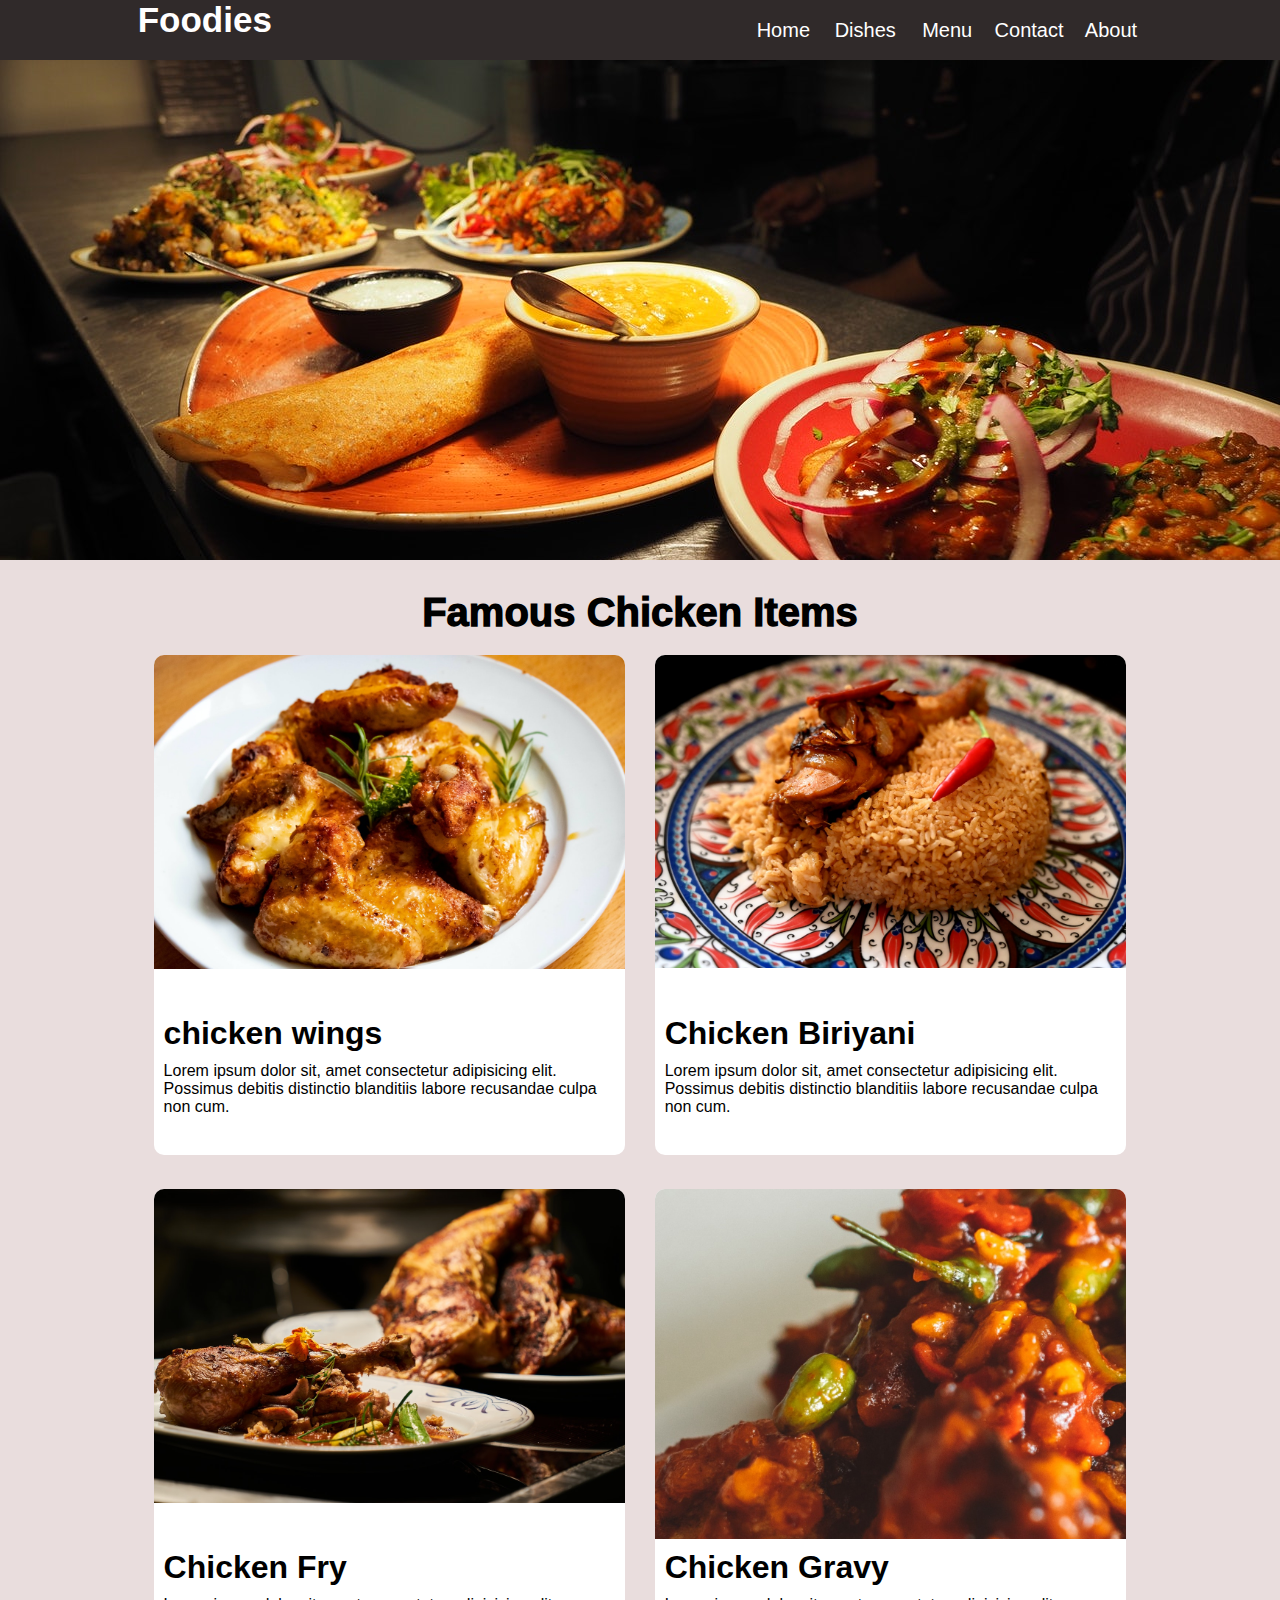
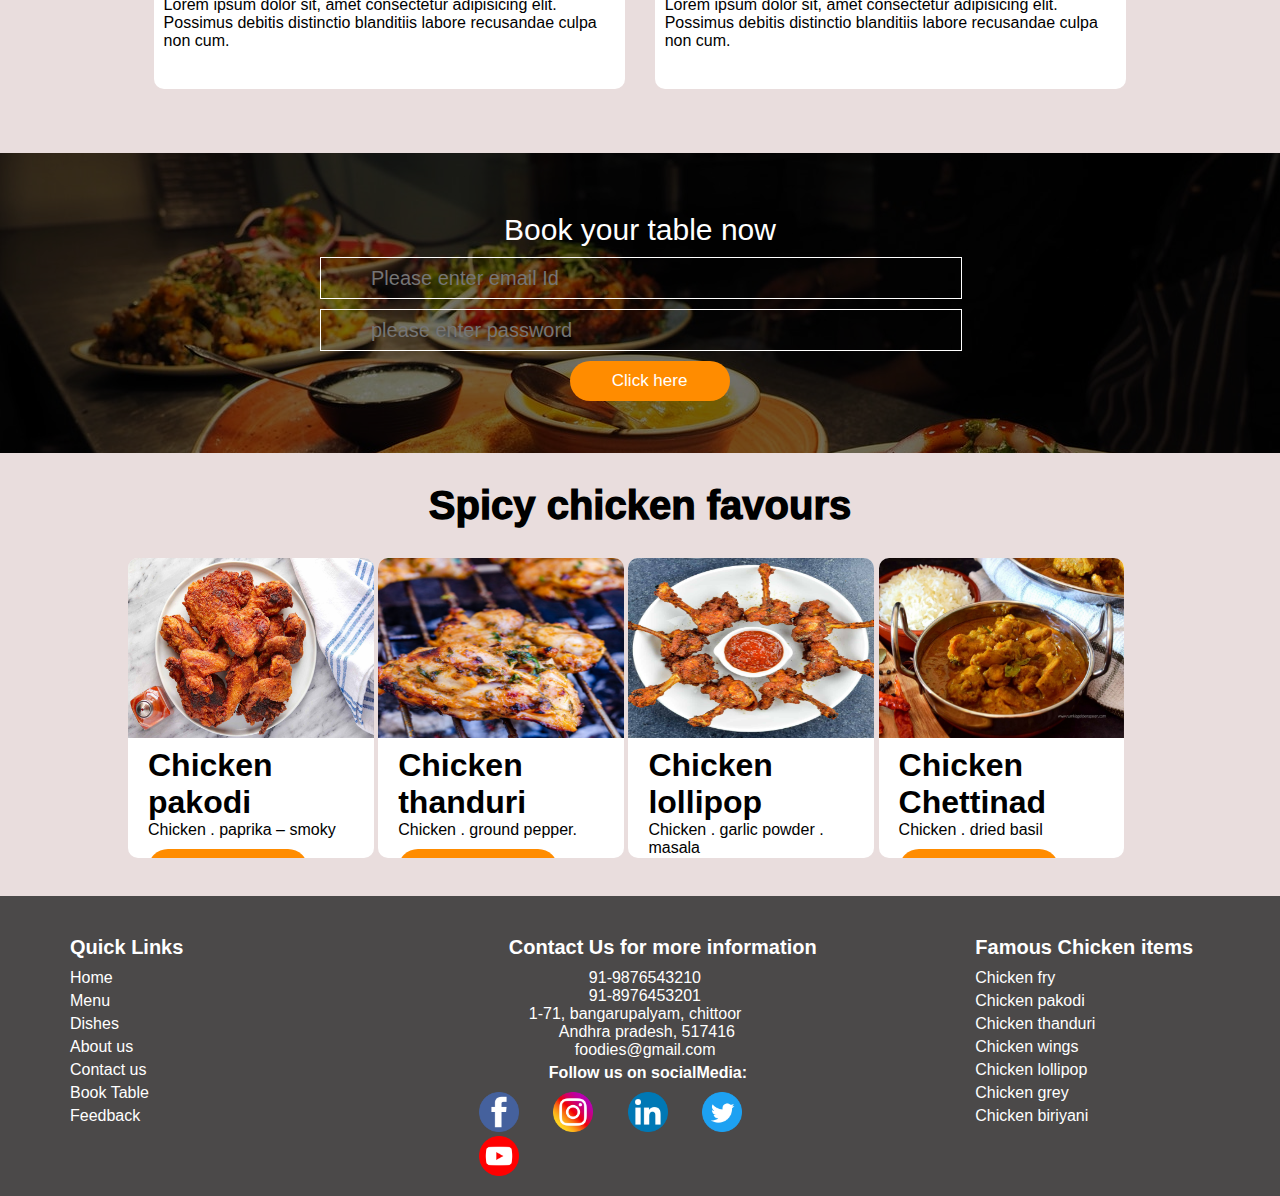
<file: Restaurant/index.html>
<!DOCTYPE html>
<html lang="en">
<head>
    <title>Document</title>
    <link rel="stylesheet" href="./style.css">
    <meta name="viewport" content="width=device-width, initial-scale=1.0">
</head>
<body>
    <!-- header section -->
    <header class="header_section">
        <div class="head_container">
            <div class="logo">
                <a href="./index.html">Foodies</a>
            </div>
            <nav class="navbar">
                <ul class="navigation">
                    <li class="nav_link"><a href="#">Home</a></li>
                    <li class="nav_link"><a href="#">Dishes</a></li>
                    <li class="nav_link"><a href="#">Menu</a></li>
                    <li class="nav_link"><a href="#">Contact</a></li>
                    <li class="nav_link"><a href="#">About</a></li>
                </ul>
            </nav>
        </div>
    </header>

    <!-- banner -->
    <section class="banner">
        <img src="./assets/banner.jpg" class="image">
    </section>

    <!-- Indian-food -->
    <section class="Indian_food">
        <div class="title_items">Famous Chicken Items</div>
            <div class="items_container">
                <div class="item_details">
                    <div class="item_one">
                        <img class="item_img" src="./assets/chicken_wings.jpg" alt="">
                    </div>
                    <div class="about_item">
                        <h1 class="item_title">chicken wings</h1>
                        <p class="item_desc">Lorem ipsum dolor sit, amet consectetur adipisicing elit. 
                            Possimus debitis distinctio blanditiis labore recusandae culpa non cum. </p>
                    </div>
                </div>

                <div class="item_details">
                    <div class="item_one">
                        <img class="item_img" src="./assets/biriyani.jpg" alt="">
                    </div>
                    <div class="about_item">
                        <h1 class="item_title">Chicken Biriyani</h1>
                        <p class="item_desc">Lorem ipsum dolor sit, amet consectetur adipisicing elit.
                             Possimus debitis distinctio blanditiis labore recusandae culpa non cum. </p>
                    </div>
                </div>

                <div class="item_details">
                    <div class="item_one">
                        <img class="item_img" src="./assets/fry.jpg" alt="">
                    </div>
                    <div class="about_item">
                        <h1 class="item_title">Chicken Fry</h1>
                        <p class="item_desc">Lorem ipsum dolor sit, amet consectetur adipisicing elit.
                             Possimus debitis distinctio blanditiis labore recusandae culpa non cum. </p>
                    </div>
                </div>

                <div class="item_details">
                    <div class="item_one">
                        <img class="item_img" src="./assets/gravy.jpg" alt="">
                    </div>
                    <div class="about_item">
                        <h1 class="item_title"> Chicken Gravy</h1>
                        <p class="item_desc">Lorem ipsum dolor sit, amet consectetur adipisicing elit. 
                            Possimus debitis distinctio blanditiis labore recusandae culpa non cum. </p>
                    </div>
                </div>

            </div>
        </div>
    </section>

    <section class="table_booking">
        <div class="table_style">
            <div class="table_forms">
                <div class="table_title">Book your table now</div>
            <form action="">
                <input class="email" type="text" placeholder="Please enter email Id" required>
                <input class="number" type="password" placeholder="please enter password" required> 
                <button class="table_button">Click here</button>
            </form>
            </div>
        </div>
    </section>
<!-- menu section -->
    <section class="menu">
        <div class="menu_title">
            Spicy chicken favours
        </div>
        <div class="menu_container">
            <div class="menu_item">
                <div class="menu_contant">
                    <img class="menu_img" src="./assets/chicken1.jpg" alt="">
                </div>
                <div class="about_menu">
                    <h1 class="menu_name">Chicken pakodi</h1>
                    <p class="menu_ingridents"> Chicken . paprika – smoky</p>
                    <button class="menu_button">Order Now!</button>
                </div>
            </div>
            <div class="menu_item">
                <div class="menu_contant">
                    <img class="menu_img" src="./assets/fried_grill.jpg" alt="">
                </div>
                <div class="about_menu">
                    <h1 class="menu_name">Chicken thanduri</h1>
                    <p class="menu_ingridents"> Chicken . ground pepper.</p>
                    <button class="menu_button">Order Now!</button>
                </div>
            </div>


            <div class="menu_item">
                <div class="menu_contant">
                    <img class="menu_img" src="./assets/chicken2.jpg" alt="">
                    
                </div>
                <div class="about_menu">
                    <h1 class="menu_name">Chicken lollipop</h1>
                    <p class="menu_ingridents"> Chicken . garlic powder . masala</p>
                    <button class="menu_button">Order Now!</button>
                </div>
            </div>

            <div class="menu_item">
                <div class="menu_contant">
                    <img class="menu_img" src="./assets/Chettinad Chicken.JPG" alt="">
                </div>
                <div class="about_menu">
                    <h1 class="menu_name">Chicken Chettinad</h1>
                    <p class="menu_ingridents"> Chicken . dried basil </p>
                    <button class="menu_button">Order Now!</button>
                </div>
            </div>
        </div>
    </section>
<!-- direction section -->
    <!-- <section class="routMap">
        <h1 class="routHeading">Direction for Foodies Restaurant</h1>
        <iframe src="https://www.google.com/maps/embed?pb=!1m14!1m8!1m3!1d15511.17433790374!2d79.437469!3d13.6094154!3m2!1i1024!2i768!4f13.1!3m3!1m2!1s0x0%3A0x16b9743dca09848c!2sTabun%20An%20Arabic%20Restaurant!5e0!3m2!1sen!2sin!4v1642933315219!5m2!1sen!2sin" width="100%" height="450" style="border:0; " class="iframe"></iframe>
    </section> -->
<!-- footer section -->
    <footer class="footer">
        <div class="footer_partOne">
            <ul class="list_links">
                <li class="list_header">Quick Links</li>
                <li class="list_item">Home</li>
                <li class="list_item">Menu</li>
                <li class="list_item">Dishes</li>
                <li class="list_item">About us</li>
                <li class="list_item">Contact us</li>
                <li class="list_item">Book Table</li>
                <li class="list_item">Feedback</li>
            </ul>
        </div>
        <div class="footer_partTwo">
            <div class="Contact_information">
                <ul class="list_links">
                    <li class="list_contactheader">Contact Us for more information</li>
                    <li class="list_contactNumber">91-9876543210</li>
                    <li class="list_contactNumber">91-8976453201</li>
                    <li class="list_contactAddress">1-71, bangarupalyam, chittoor</li>
                    <li class="list_contactAddresstwo">Andhra pradesh, 517416</li>
                    <li class="list_contactEmail">foodies@gmail.com</li>
                    <li class="list_iconHeadings">Follow us on socialMedia: </li>
                </ul>
            </div>
            <div class="socialmedia_icons">
                <ul class="icons_list">
                    <li class="social_icons"><img class="social_img" src="./assets/facebook (2).png" alt=""></li>
                    <li class="social_icons"><img class="social_img" src="./assets/instagram.png" alt=""></li>
                    <li class="social_icons"><img class="social_img" src="./assets/linkedIn.png" alt=""></li>
                    <li class="social_icons"><img class="social_img" src="./assets/twitter.png" alt=""></li>
                    <li class="social_icons"><img class="social_img" src="./assets/youtube.png" alt=""></li>
                    
                </ul>
                
            </div>
        </div>
        <div class="footer_partThree">
            <ul class="list_links">
                <li class="list_header">Famous Chicken items</li>
                <li class="list_item">Chicken fry</li>
                <li class="list_item">Chicken pakodi</li>
                <li class="list_item">Chicken thanduri</li>
                <li class="list_item">Chicken wings</li>
                <li class="list_item">Chicken lollipop</li>
                <li class="list_item">Chicken grey</li>
                <li class="list_item">Chicken biriyani</li>
            </ul>
        </div>
    </footer>
</body>
</html>
</file>
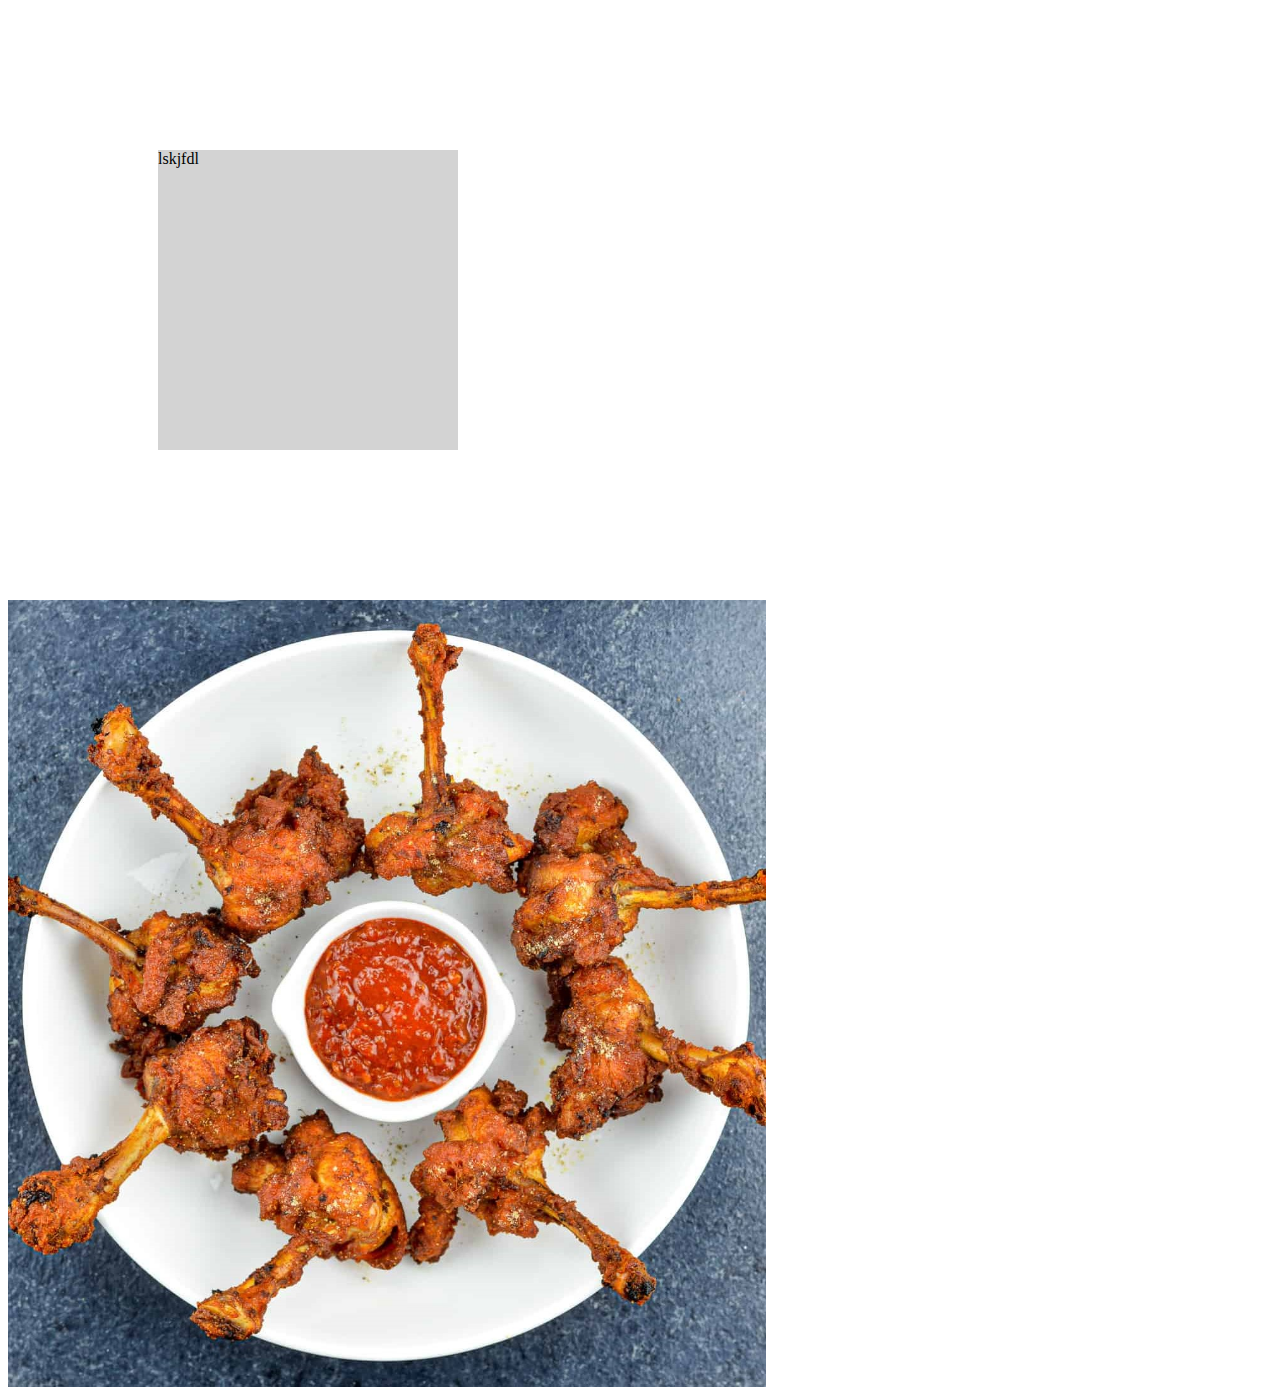
<file: Restaurant/fliters_transforms.html>
<!DOCTYPE html>
<html lang="en">
<head>
    <meta charset="UTF-8">
    <meta http-equiv="X-UA-Compatible" content="IE=edge">
    <meta name="viewport" content="width=device-width, initial-scale=1.0">
    <title>Document</title>
    <style>
        .parent{
            height: 300px;
            width: 300px;
            background-color: lightgray;
            transition: 1s;
            margin: 150px;
        }
        .parent:hover{
            background-color: lightgreen;
            /* transform: scale(1.5); */
            /* transform: rotateZ(180deg) rotateX(180deg); default x */
            /* transform: translate(20px) translateY(40px); default x */
            /* transform: skewY(30deg) default x; */
        }
        img{ 
            margin: 0;
            padding: 0;
            width: 60%;
            transition: 1s;
        }
        img:hover{
            /* filter: grayscale(45%); */
            /* filter: brightness(115%); */
            /* filter:contrast(155%); */
            /* filter: sepia(120%); */
            /* filter: invert(50%); */
        }
    </style>
</head>
<body>
    <div class="parent">
        lskjfdl
    </div>
    <div class="parent1">
        <img src="./assets/chicken2.jpg" alt="">
    </div>
</body>
</html>
</file>
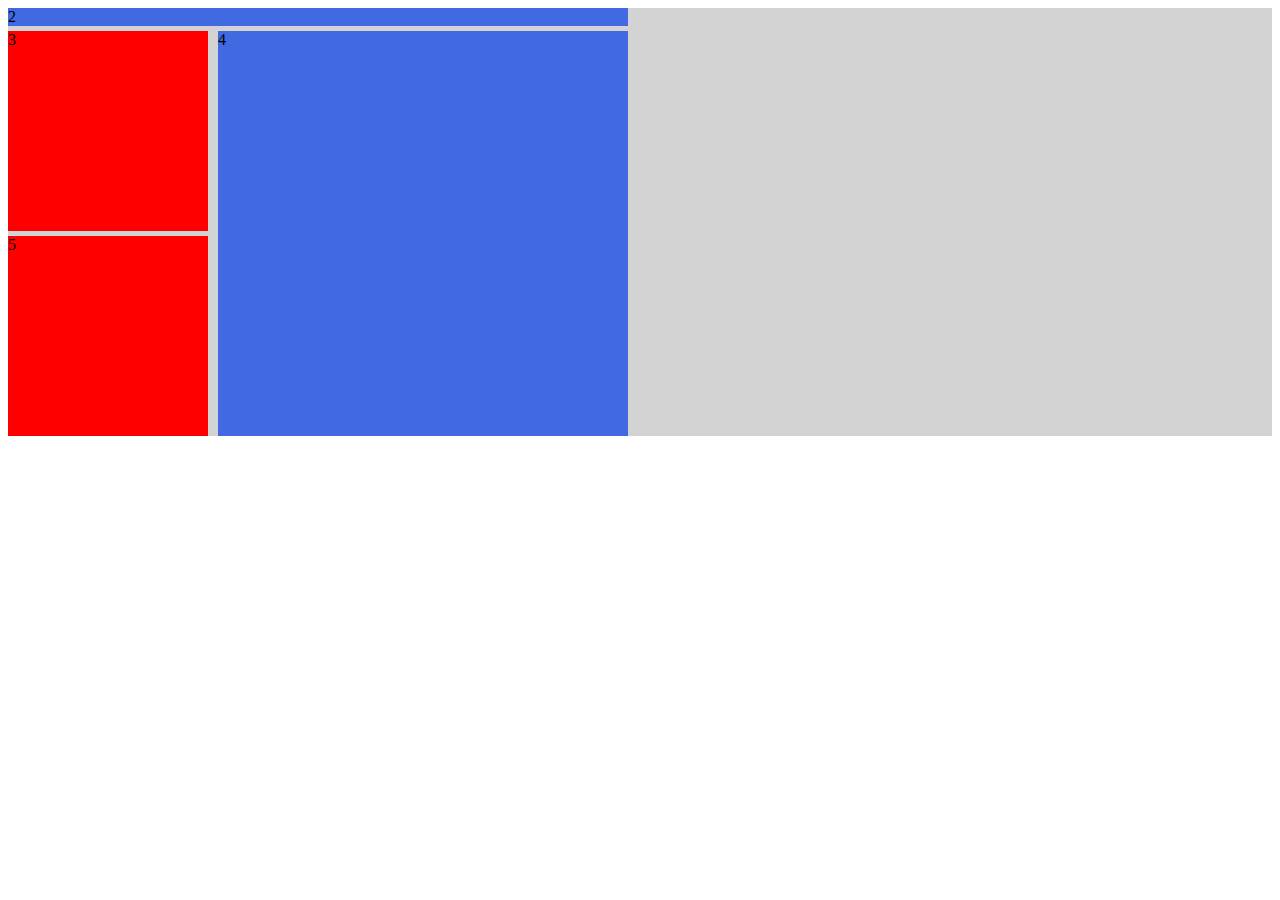
<file: Restaurant/grid.html>
<!DOCTYPE html>
<html lang="en">
<head>
    <meta charset="UTF-8">
    <meta http-equiv="X-UA-Compatible" content="IE=edge">
    <meta name="viewport" content="width=device-width, initial-scale=1.0">
    <title>Gridsection</title>
    <style>
        .parent{
            height:auto;
            width: 100%;

            display: grid;

            grid-template-rows: auto 200px 200px;
            grid-template-columns:200px 200px 200px;
            column-gap: 10px;
            row-gap: 5px;
            background-color:lightgray
        }
        .chid1 , .chid{
            background-color: red;
            
        }
        .chid{

            background-color: royalblue;
        }
        .child{
            grid-column-start: 1;
            grid-column-end: 4;
        }
        .child1{
            grid-column-start: 2;
            grid-column-end: 4;
            grid-row-start: 2;
            grid-row-end: 4;
        }
    </style>
</head>
<body>
    <div class="parent">
        <!-- <div class="chid1">1</div> -->
        <div class="chid child">2</div>
        <div class="chid1">3</div>
        <div class="chid child1">4</div>
        <div class="chid1">5</div>
        
        <!-- <div class="chid1">6</div> -->
    </div>
</body>
</html>
</file>
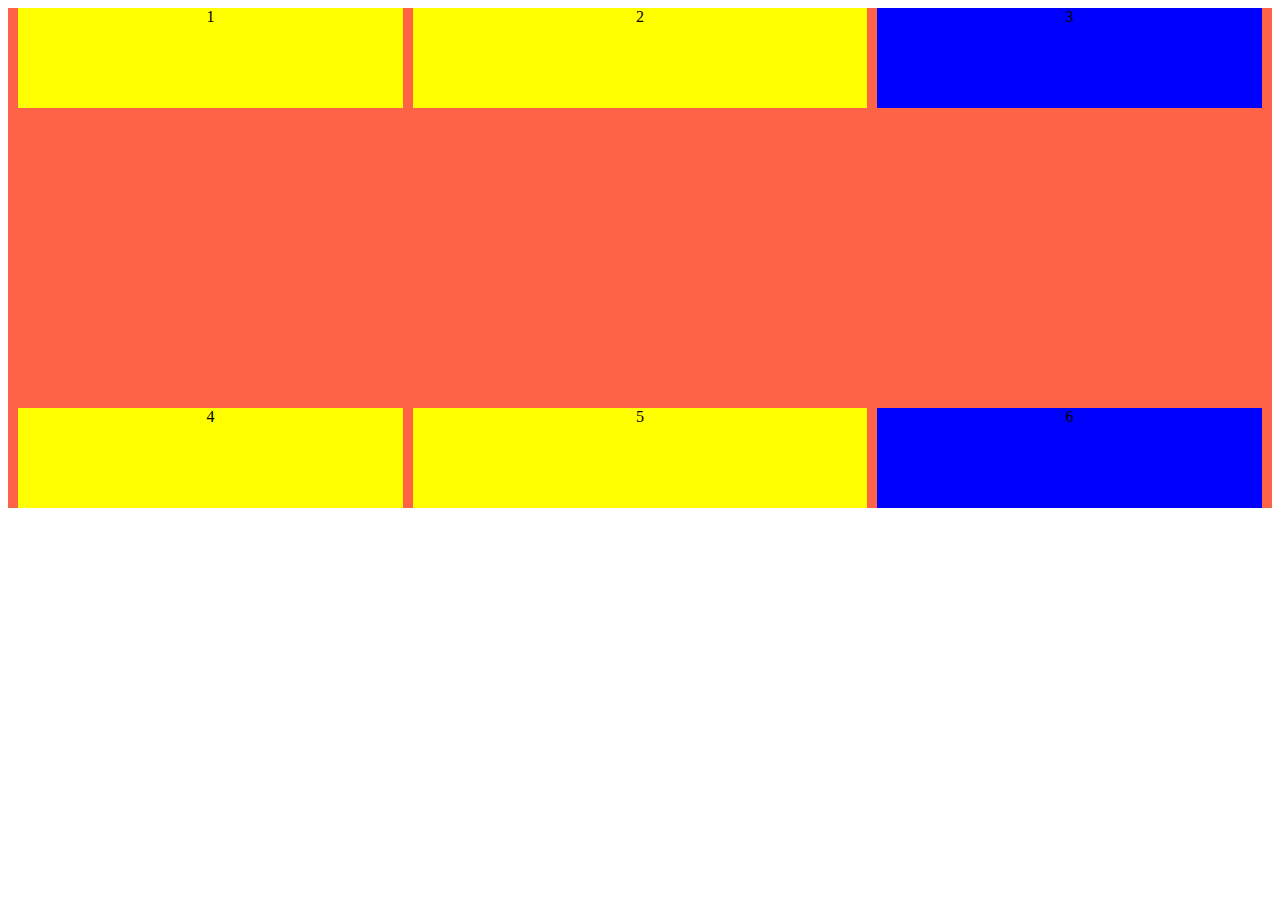
<file: Restaurant/index1.html>
<!DOCTYPE html>
<html lang="en">
<head>
    <meta charset="UTF-8">
    <meta http-equiv="X-UA-Compatible" content="IE=edge">
    <meta name="viewport" content="width=device-width, initial-scale=1.0">
    <link rel="stylesheet" href="./style1.css">
    <title>Document</title>
</head>
<body>
    
    <div class="parent">
        <div class="child">1</div>
        <div class="child">2</div>
        <div class="child">3</div>
        <div class="child">4</div>
        <div class="child">5</div>
        <div class="child">6</div>
    </div>
</body>
</html>
</file>
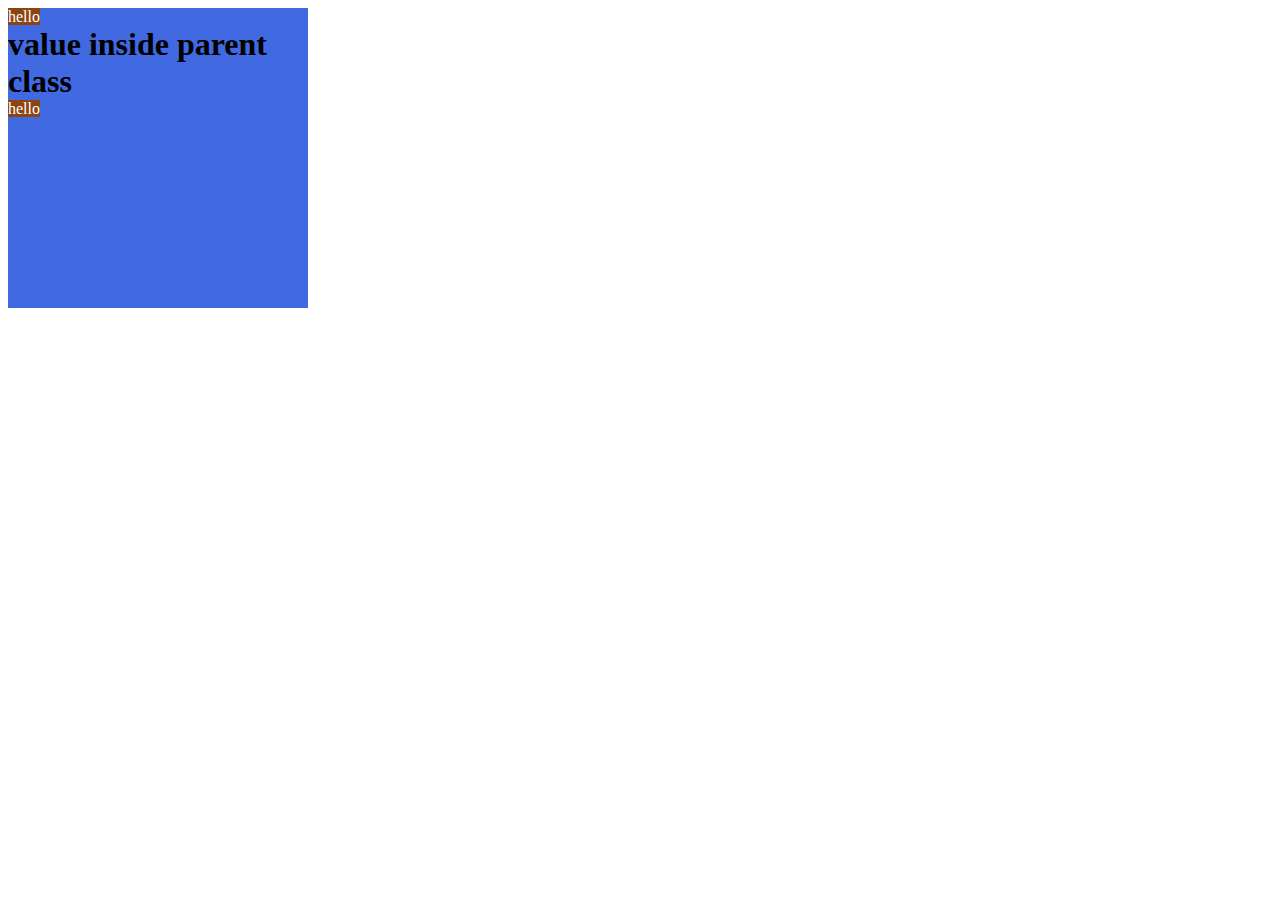
<file: Restaurant/pseudoElements.html>
<!DOCTYPE html>
<html lang="en">
<head>
    <meta charset="UTF-8">
    <meta http-equiv="X-UA-Compatible" content="IE=edge">
    <meta name="viewport" content="width=device-width, initial-scale=1.0">
    <title>Document</title>
    <style>
        .parent{
            background-color: royalblue;
            height: 300px;
            width: 300px;
        }
        .parent::before{
            content: "hello";
            background-color: saddlebrown;
            /* margin-top: 100px; */
            height: 50px;
            width: 100%;
            color: white;
        }
        h1{
            margin: 0;
        }
        .parent::after{
            content: "hello";
            background-color: saddlebrown;
            margin-top: 100px;
            height: 50px;
            width: 100%;
            color: white;
        }
    </style>
</head>
<body>
    <div class="parent">
        <h1>value inside parent class</h1>
    </div>
</body>
</html>
</file>
<file: Restaurant/style.css>
*{
    margin: 0;
    padding: 0;
    font-family: 'Segoe UI', Tahoma, Geneva, Verdana, sans-serif;
}
.header_section{
    height: auto;
    width:100%;
    background-color: rgb(48, 42, 42);
    display: inline-block;
}
.head_container{
    height: 60px;
    width: 80%;
    display: inline-block;
    margin-left: 10%;
    font-size: 0px;
}
.logo a{
    text-decoration: none;
    color: white;
    font-weight: 700;
}
.logo{
    color: white;
    height: 60px;
    width:15%;
    font-size: 35px;
    text-align: center;
    font-weight: 200;
    display:inline-block;
    vertical-align: top;
    font-family: 'Segoe UI', Tahoma, Geneva, Verdana, sans-serif
}
.navbar{
    height: 60px;
    width: 40%;
    display: inline-block;
    font-size: 20px;
    list-style: none;
    margin-left: 45%;
}
.navigation{
    list-style: none;
    font-size: 0;
    
}
.navigation a{
    text-decoration: none;
    color: white;
}
.nav_link{
    height: 60px;
    width: 20%;
    display: inline-block;
    font-size: 20px;
    color: white;
    font-weight: 400;
    line-height: 3;
    text-align: center;
    font-family: 'Segoe UI', Tahoma, Geneva, Verdana, sans-serif;
}
.banner{
    height:500px;
    width:100%;
    overflow: hidden;
}

.image{
    width: 100%;
}

/* styling for css */
.Indian_food , .menu{
    padding-top:30px;
    padding-bottom: 30px;
    background-color: rgb(233 221 221);
}
.title_items, .menu_title{
    text-align: center;
    font-size: 40px;
    font-weight: 1000;
}
.items_container{
    width: 80%;
    margin-top : 20px;
    margin-left: 10%;
}
.item_details{
    height:500px;
    width: 46%;
    background-color:white;
    display: inline-block;
    border-radius: 10px;
    overflow: hidden;
    margin-left: 2.5%;
    margin-bottom: 30px;
}
.item_one{
    height: 350px;
    width: 100%;
    overflow: hidden;
}
.item_img{
    width: 100%;
}
.about_item {
    padding: 10px;
    font-family: 'Segoe UI', Tahoma, Geneva, Verdana, sans-serif;
}
.item_desc{
    margin-top: 10px;
}

/* styling for table booking */
.table_booking{
    height: 300px;
    width: 100%;
    background-image: url(./assets/banner.jpg);
    background-size: cover;
    
}
.table_style{
    height: 300px;
    width: 100%;
    background-color: rgba(0, 0, 0, .55);

}
.table_forms{
    height:200px;
    width: 50%;
    /* background-color: white; */
    display: inline-block;
    margin-top: 60px;
    margin-left: 25%;
}
.table_title{
    font-size: 30px;
    text-align: center;
    color: white;
    margin-bottom: 10px;
    font-family: 'Segoe UI', Tahoma, Geneva, Verdana, sans-serif;
}
.email , .number{
    height: 40px;
    width: 100%;
    outline: none;
    border: 1px solid white;
    background-color: transparent;
    color: white;
    text-indent: 50px;
    font-size: 20px;
    font-family: 'Segoe UI', Tahoma, Geneva, Verdana, sans-serif;
}
.number{
    margin-top: 10px;
}
.table_button , .menu_button{
    color:white;
    font-size: 17px;
    font-family: 'Segoe UI', Tahoma, Geneva, Verdana, sans-serif;
    height: 40px;
    width: 160px;
    margin-top: 10px;
    margin-left: 39%;
    background-color: #FF8C00;
    border: none;
    border-radius: 50px;
    cursor: pointer;
}

/* styling for menu section */

.menu_container{
    width: 80%;
    margin-left: 10%;
    margin-top: 30px;
    /* background-color: red; */
    display: inline-block;
    font-family: 'Segoe UI', Tahoma, Geneva, Verdana, sans-serif;
    overflow: hidden;
}
.menu_item{
    width: 24%;
    height: 300px;
    background-color:white;
    display: inline-block;
    border-radius: 10px;
    overflow: hidden;

}
.menu_contant{
    width: 100%;
    overflow: hidden;
}
.menu_img{
    width: 100%;
    height: 180px;
}
.about_menu{
    padding-top: 0;
    margin-left: 20px;
}
.menu_name{
    margin-top:5px;
}
.menu_button{
    margin-left: 0;
}

/* styling for direction section */
.routMap{
    background-color: rgb(206, 200, 200);
}
.routHeading{
    text-align: center;
    padding-top: 20px;
    padding-bottom: 20px;
}
iframe{
    margin-left: 140px;
    width: 78%;
    height: 300px;
    margin-bottom: 20px;
}


/* styling for footer section */
.footer{
    height: 300px;
    width: 100%;
    background-color: rgb(75, 73, 73);
    display: inline-block;
    color:white;
}
.footer_partOne , .footer_partTwo , .footer_partThree{
    height:260px;
    width: 23%;
    margin-left: 50px;
    margin-top: 20px;
    display: inline-block;
    vertical-align: top;
}
.footer_partTwo{
    width: 40%;
    margin-left:40px;
}
.footer_partThree{
    margin-left: 50px;

}
.list_links{
    list-style: none;
    margin-left: 20px;
    margin-top: 20px;
    font-family: 'Segoe UI', Tahoma, Geneva, Verdana, sans-serif;
    cursor: pointer;
    
}
.list_header , .list_contactheader{
    margin-bottom: 10px;
    font-weight: bolder;
    font-size: 20px;
}
.list_item{
    margin-bottom: 5px;
}
.Contact_information{
    width: 80%;
    margin-top: 20px;
    margin-left: 50px;

}
.socialmedia_icons{
    height: 60px;
    width: 70%;
    margin-top: 10px;
    margin-left: 60px ;
}
.icons_list{
    list-style: none;
    
}
.social_icons{
    display: inline-block;
    margin-left: 30px;
    cursor: pointer;
}
.social_img{
    height: 40px;
    width: 40px;
}
.list_contactheader{
    margin-left: 50px;
}
.list_contact{
    font-family: 'Segoe UI', Tahoma, Geneva, Verdana, sans-serif;
    margin-left: 100px;
    margin-bottom: 5px;
}
.list_contactNumber{
    margin-left: 130px;
}
.list_contactAddress{
    margin-left: 70px;
}
.list_contactAddresstwo{
    margin-left: 100px;
}
.list_contactEmail{
    margin-left: 116px;
}
.list_iconHeadings{
    margin-top: 5px;
    margin-left: 90px;
    font-weight: bolder;
}

@media (min-width:320px) and (max-width:500px) {
    /* .head_container{
        height: auto;
    } */
    .logo{
        width: 100%;
    }
    .navbar{
        width: 100%;
        margin-left: 0px;
    }
    .nav_link{
        line-height: 0;
        font-size: 15px;
        text-align: center;
    }
    .banner{
        height: 180px;
    }
    .title_items{
        width:100%;
        font-size: 20px;
        padding-top: 10px;
    }
    .Indian_food{
        padding-top: 0px;
    }
    .item_details{
        width: 100%;
        height: auto;
        overflow: hidden;
    }
    .item_img{
        height:350px;
    }
    .table_style{
        width: 100%;
    }
    .table_title{
        font-size: 15px;
    }
    .table_button{
        margin-left: 20%;
        width: 70%;
        height:30px;
        font-size: 14px;
    }
    .email , .number{
        margin-left: 5%;
        width: 100%;
        text-indent: 14px;
        font-size: 14px;
    }
    .menu_title{
        font-size: 25px;
    }
    .menu_item{
        width: 100%;
    }
    .footer{
        height: auto;
        display: block;
        margin-left: 0px;
    }
    .footer_partOne, .footer_partTwo,.footer_partThree{
        /* display: block; */
        height: auto;
        margin: 0px 0px 0px 0px;
        font-size:14px
    }
    .Contact_information{
        margin-left: 0px;
    }
    .list_contactheader, .list_contactAddresstwo{
        margin-left: 0px;
    }
    .list_contactNumber, .list_contactAddress{
        margin-left: 0px;
    }
    .list_contactEmail{
        margin-left: 0px;
    }
    .socialmedia_icons{
        /* display: block; */
    }
    .list_iconHeadings{
        margin-left: 0px;
    }
}
</file>
<file: Restaurant/style1.css>
.parent{
    width: 100%;
    height: 500px;
    background-color: tomato;
    display: flex;
    flex-direction: row;
    justify-content:space-evenly;
    /* align-items:flex-start; */
    flex-wrap: wrap;
    align-content:space-between;
}
.child{
    height: 100px;
    width: 25%;
    background-color: yellow;
    text-align: center;
    margin-left: 10px;
}
.child:nth-child(3){
    background-color: blue ;
    flex-grow: 1;
    margin-right: 10px;
}
.child:nth-child(2){
    flex-grow: 2;
}
.child:nth-child(1){
    flex-grow: 1;
}
.child:nth-child(6){
    background-color: blue ;
    flex-grow: 1;
    margin-right: 10px;
}
.child:nth-child(5){
    flex-grow: 2;
}
.child:nth-child(4){
    /* margin-top: 10px; */
    flex-grow: 1;
}
</file>
